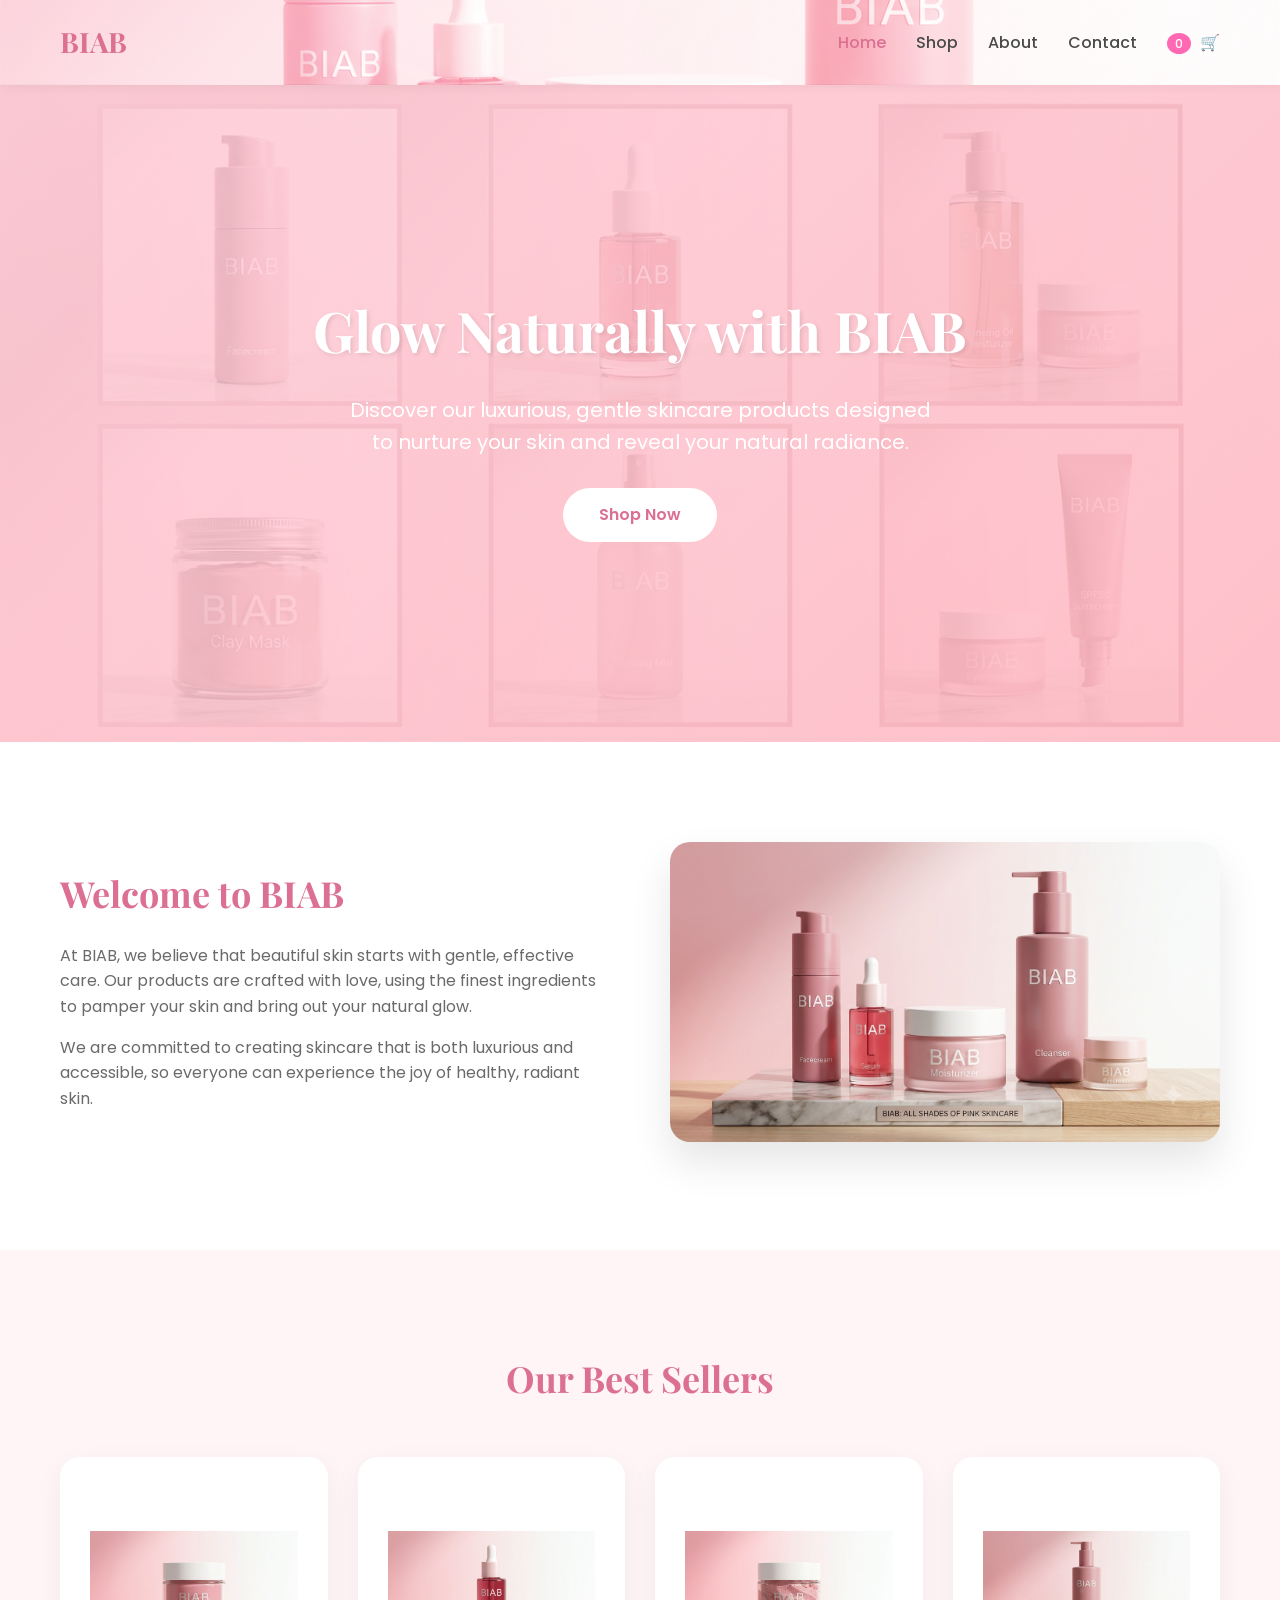
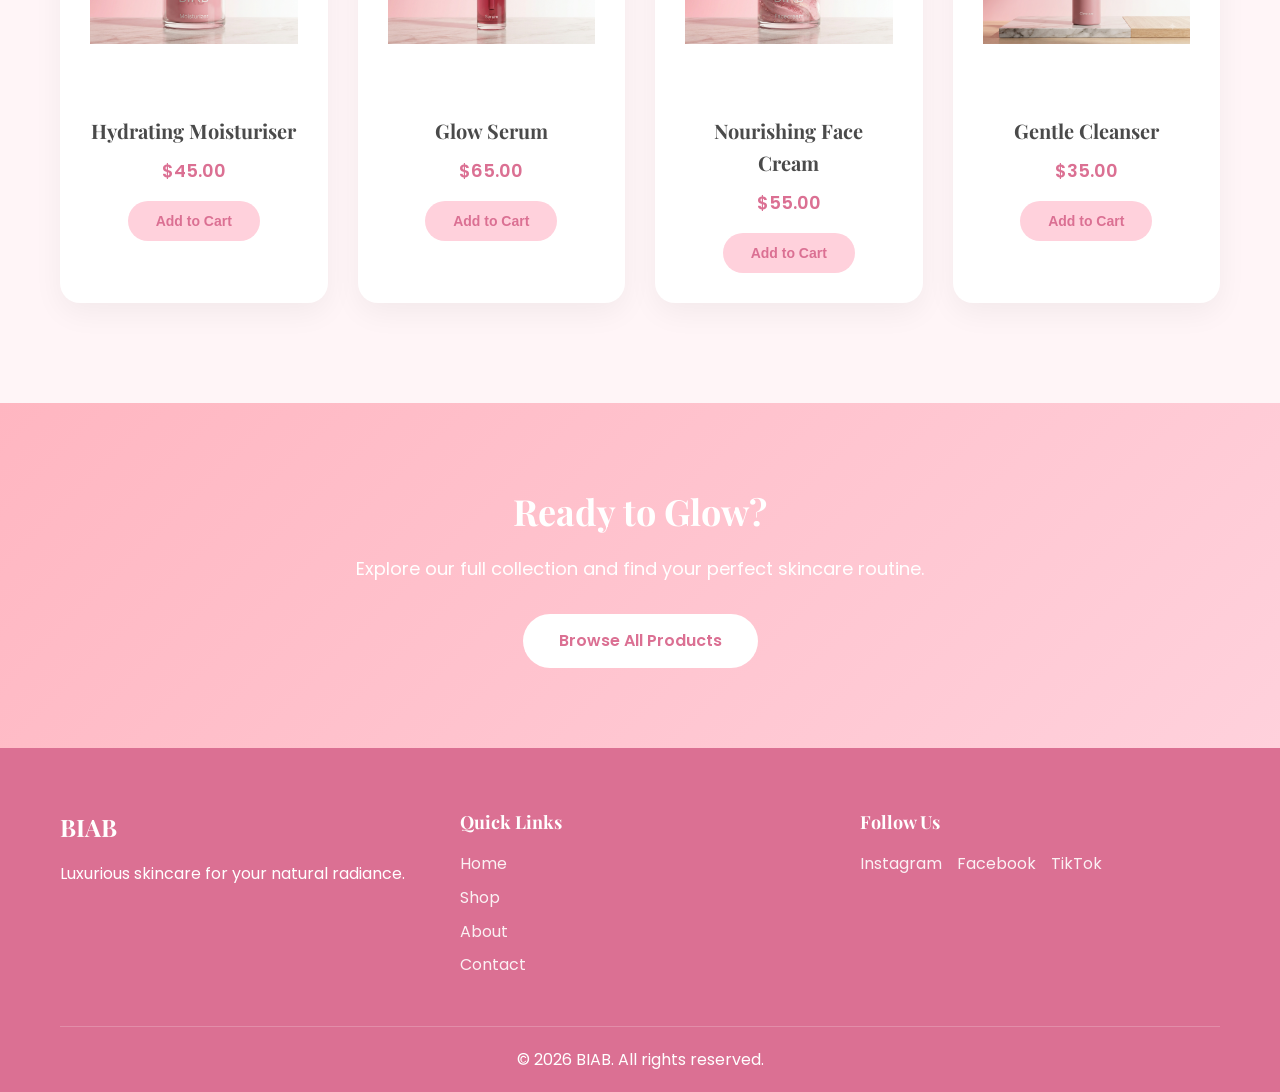
<file: index.html>
<!DOCTYPE html>
<html lang="en">

<head>
    <meta charset="UTF-8">
    <meta name="viewport" content="width=device-width, initial-scale=1.0">
    <title>BIAB - Skincare for Your Best Skin</title>
    <link rel="stylesheet" href="style.css">
    <link rel="preconnect" href="https://fonts.googleapis.com">
    <link rel="preconnect" href="https://fonts.gstatic.com" crossorigin>
    <link
        href="https://fonts.googleapis.com/css2?family=Playfair+Display:wght@400;500;600;700&family=Poppins:wght@300;400;500;600&display=swap"
        rel="stylesheet">
</head>

<body>
    <header>
        <nav class="navbar">
            <div class="container">
                <a href="index.html" class="logo">BIAB</a>
                <ul class="nav-links">
                    <li><a href="index.html" class="active">Home</a></li>
                    <li><a href="shop.html">Shop</a></li>
                    <li><a href="about.html">About</a></li>
                    <li><a href="contact.html">Contact</a></li>
                    <li><a href="cart.html" class="cart-link"><span id="cart-count">0</span> 🛒</a></li>
                </ul>
            </div>
        </nav>
    </header>

    <main>
        <section class="hero">
            <div class="container">
                <div class="hero-content">
                    <h1>Glow Naturally with BIAB</h1>
                    <p>Discover our luxurious, gentle skincare products designed to nurture your skin and reveal your
                        natural radiance.</p>
                    <a href="shop.html" class="btn-primary">Shop Now</a>
                </div>
            </div>
            </div>
        </section>

        <section class="brand-intro">
            <div class="container">
                <div class="brand-content">
                    <div class="brand-text">
                        <h2>Welcome to BIAB</h2>
                        <p>At BIAB, we believe that beautiful skin starts with gentle, effective care. Our products are
                            crafted with love, using the finest ingredients to pamper your skin and bring out your
                            natural glow.</p>
                        <p>We are committed to creating skincare that is both luxurious and accessible, so everyone can
                            experience the joy of healthy, radiant skin.</p>
                    </div>
                    <div class="brand-image">
                        <img src="BIAB IMAGES - Copy/BIAB products.png" alt="BIAB Skincare Products">
                    </div>
                </div>
            </div>
        </section>

        <section class="featured-products">
            <div class="container">
                <h2>Our Best Sellers</h2>
                <div class="products-grid">
                    <div class="product-card">
                        <img src="BIAB IMAGES - Copy/BIAB moisturiser.png" alt="BIAB Hydrating Moisturiser">
                        <h3>Hydrating Moisturiser</h3>
                        <p class="price">$45.00</p>
                        <button class="btn-secondary add-to-cart" data-id="1" data-name="Hydrating Moisturiser"
                            data-price="45" data-image="BIAB IMAGES - Copy/BIAB moisturiser.png">Add to Cart</button>
                    </div>
                    <div class="product-card">
                        <img src="BIAB IMAGES - Copy/BIAB serum.jfif" alt="BIAB Serum">
                        <h3>Glow Serum</h3>
                        <p class="price">$65.00</p>
                        <button class="btn-secondary add-to-cart" data-id="2" data-name="Glow Serum" data-price="65"
                            data-image="BIAB IMAGES - Copy/BIAB serum.jfif">Add to Cart</button>
                    </div>
                    <div class="product-card">
                        <img src="BIAB IMAGES - Copy/BIAB facecream.jfif" alt="BIAB Face Cream">
                        <h3>Nourishing Face Cream</h3>
                        <p class="price">$55.00</p>
                        <button class="btn-secondary add-to-cart" data-id="3" data-name="Nourishing Face Cream"
                            data-price="55" data-image="BIAB IMAGES - Copy/BIAB facecream.jfif">Add to Cart</button>
                    </div>
                    <div class="product-card">
                        <img src="BIAB IMAGES - Copy/BIAB cleanser.png" alt="BIAB Cleanser">
                        <h3>Gentle Cleanser</h3>
                        <p class="price">$35.00</p>
                        <button class="btn-secondary add-to-cart" data-id="4" data-name="Gentle Cleanser"
                            data-price="35" data-image="BIAB IMAGES - Copy/BIAB cleanser.png">Add to Cart</button>
                    </div>
                </div>
            </div>
        </section>

        <section class="cta-section">
            <div class="container">
                <h2>Ready to Glow?</h2>
                <p>Explore our full collection and find your perfect skincare routine.</p>
                <a href="shop.html" class="btn-primary">Browse All Products</a>
            </div>
        </section>
    </main>

    <footer>
        <div class="container">
            <div class="footer-content">
                <div class="footer-section">
                    <h3>BIAB</h3>
                    <p>Luxurious skincare for your natural radiance.</p>
                </div>
                <div class="footer-section">
                    <h4>Quick Links</h4>
                    <ul>
                        <li><a href="index.html">Home</a></li>
                        <li><a href="shop.html">Shop</a></li>
                        <li><a href="about.html">About</a></li>
                        <li><a href="contact.html">Contact</a></li>
                    </ul>
                </div>
                <div class="footer-section">
                    <h4>Follow Us</h4>
                    <div class="social-links">
                        <a href="#">Instagram</a>
                        <a href="#">Facebook</a>
                        <a href="#">TikTok</a>
                    </div>
                </div>
            </div>
            <div class="footer-bottom">
                <p>&copy; 2026 BIAB. All rights reserved.</p>
            </div>
        </div>
    </footer>

    <script src="script.js"></script>
</body>

</html>
</file>
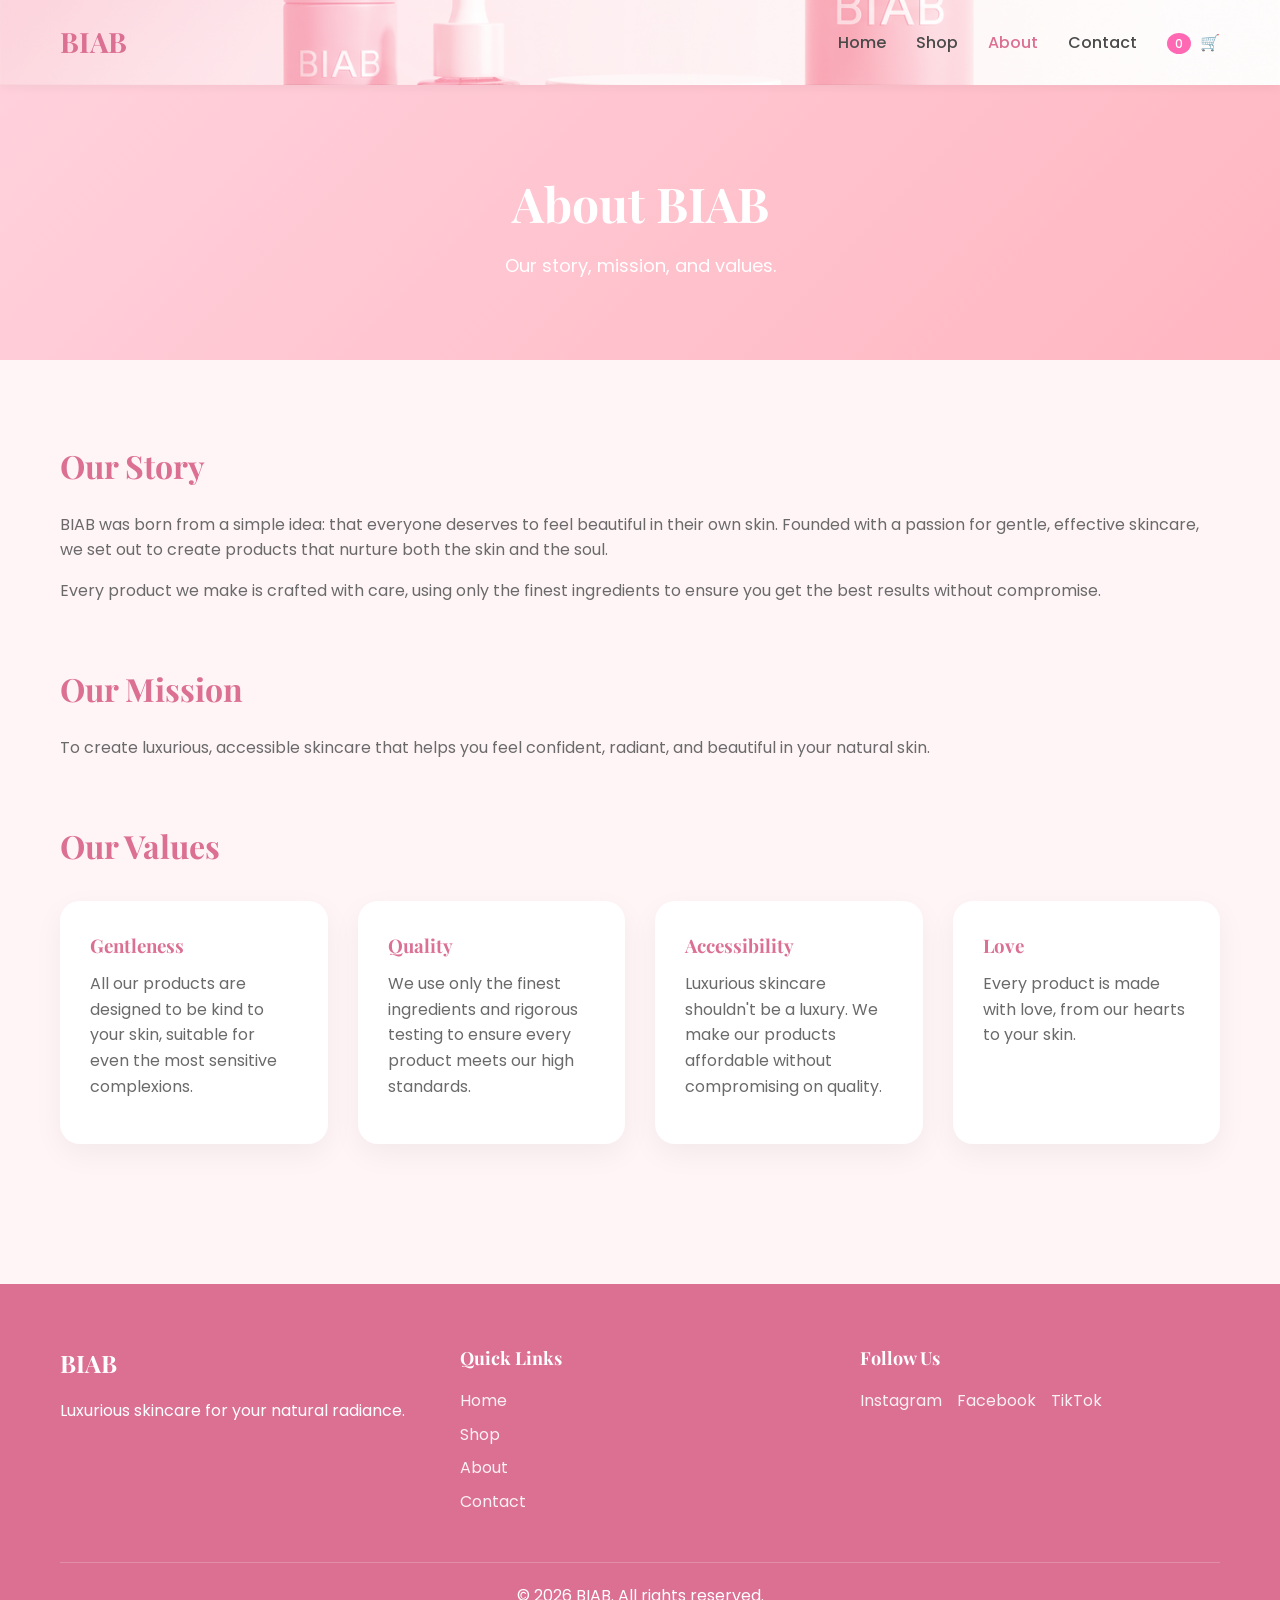
<file: about.html>
<!DOCTYPE html>
<html lang="en">
<head>
    <meta charset="UTF-8">
    <meta name="viewport" content="width=device-width, initial-scale=1.0">
    <title>About - BIAB Skincare</title>
    <link rel="stylesheet" href="style.css">
    <link rel="preconnect" href="https://fonts.googleapis.com">
    <link rel="preconnect" href="https://fonts.gstatic.com" crossorigin>
    <link href="https://fonts.googleapis.com/css2?family=Playfair+Display:wght@400;500;600;700&family=Poppins:wght@300;400;500;600&display=swap" rel="stylesheet">
</head>
<body>
    <header>
        <nav class="navbar">
            <div class="container">
                <a href="index.html" class="logo">BIAB</a>
                <ul class="nav-links">
                    <li><a href="index.html">Home</a></li>
                    <li><a href="shop.html">Shop</a></li>
                    <li><a href="about.html" class="active">About</a></li>
                    <li><a href="contact.html">Contact</a></li>
                    <li><a href="cart.html" class="cart-link"><span id="cart-count">0</span> 🛒</a></li>
                </ul>
            </div>
        </nav>
    </header>

    <main>
        <section class="page-header">
            <div class="container">
                <h1>About BIAB</h1>
                <p>Our story, mission, and values.</p>
            </div>
        </section>

        <section class="about-content">
            <div class="container">
                <div class="about-section">
                    <h2>Our Story</h2>
                    <p>BIAB was born from a simple idea: that everyone deserves to feel beautiful in their own skin. Founded with a passion for gentle, effective skincare, we set out to create products that nurture both the skin and the soul.</p>
                    <p>Every product we make is crafted with care, using only the finest ingredients to ensure you get the best results without compromise.</p>
                </div>

                <div class="about-section">
                    <h2>Our Mission</h2>
                    <p>To create luxurious, accessible skincare that helps you feel confident, radiant, and beautiful in your natural skin.</p>
                </div>

                <div class="about-section">
                    <h2>Our Values</h2>
                    <div class="values-grid">
                        <div class="value-card">
                            <h3>Gentleness</h3>
                            <p>All our products are designed to be kind to your skin, suitable for even the most sensitive complexions.</p>
                        </div>
                        <div class="value-card">
                            <h3>Quality</h3>
                            <p>We use only the finest ingredients and rigorous testing to ensure every product meets our high standards.</p>
                        </div>
                        <div class="value-card">
                            <h3>Accessibility</h3>
                            <p>Luxurious skincare shouldn't be a luxury. We make our products affordable without compromising on quality.</p>
                        </div>
                        <div class="value-card">
                            <h3>Love</h3>
                            <p>Every product is made with love, from our hearts to your skin.</p>
                        </div>
                    </div>
                </div>
            </div>
        </section>
    </main>

    <footer>
        <div class="container">
            <div class="footer-content">
                <div class="footer-section">
                    <h3>BIAB</h3>
                    <p>Luxurious skincare for your natural radiance.</p>
                </div>
                <div class="footer-section">
                    <h4>Quick Links</h4>
                    <ul>
                        <li><a href="index.html">Home</a></li>
                        <li><a href="shop.html">Shop</a></li>
                        <li><a href="about.html">About</a></li>
                        <li><a href="contact.html">Contact</a></li>
                    </ul>
                </div>
                <div class="footer-section">
                    <h4>Follow Us</h4>
                    <div class="social-links">
                        <a href="#">Instagram</a>
                        <a href="#">Facebook</a>
                        <a href="#">TikTok</a>
                    </div>
                </div>
            </div>
            <div class="footer-bottom">
                <p>&copy; 2026 BIAB. All rights reserved.</p>
            </div>
        </div>
    </footer>

    <script src="script.js"></script>
</body>
</html>
</file>
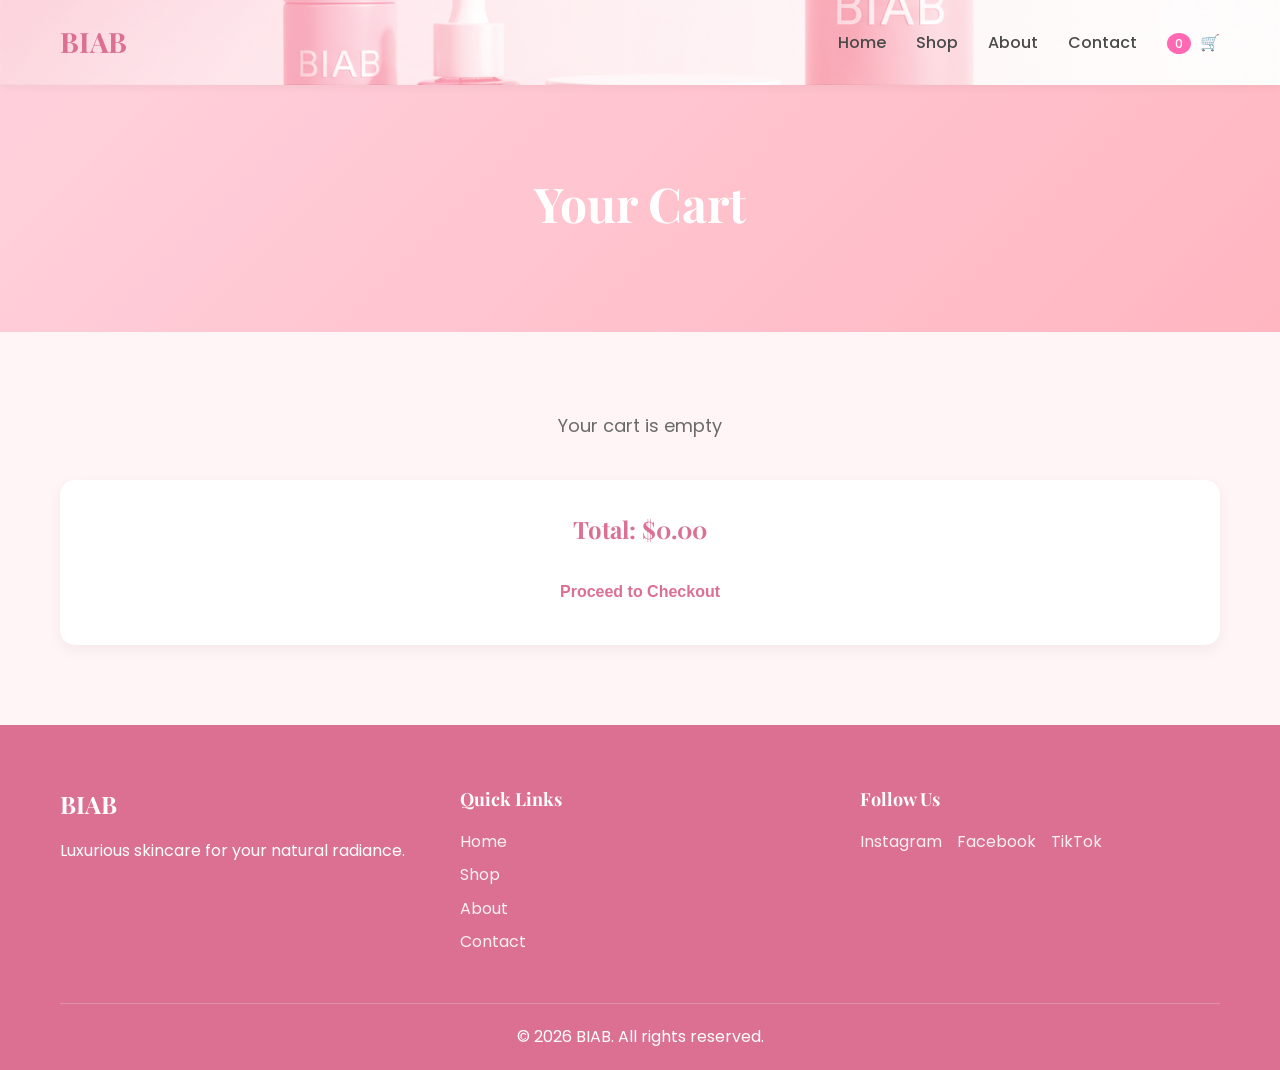
<file: cart.html>
<!DOCTYPE html>
<html lang="en">
<head>
    <meta charset="UTF-8">
    <meta name="viewport" content="width=device-width, initial-scale=1.0">
    <title>Cart - BIAB Skincare</title>
    <link rel="stylesheet" href="style.css">
    <link rel="preconnect" href="https://fonts.googleapis.com">
    <link rel="preconnect" href="https://fonts.gstatic.com" crossorigin>
    <link href="https://fonts.googleapis.com/css2?family=Playfair+Display:wght@400;500;600;700&family=Poppins:wght@300;400;500;600&display=swap" rel="stylesheet">
</head>
<body>
    <header>
        <nav class="navbar">
            <div class="container">
                <a href="index.html" class="logo">BIAB</a>
                <ul class="nav-links">
                    <li><a href="index.html">Home</a></li>
                    <li><a href="shop.html">Shop</a></li>
                    <li><a href="about.html">About</a></li>
                    <li><a href="contact.html">Contact</a></li>
                    <li><a href="cart.html" class="cart-link active"><span id="cart-count">0</span> 🛒</a></li>
                </ul>
            </div>
        </nav>
    </header>

    <main>
        <section class="page-header">
            <div class="container">
                <h1>Your Cart</h1>
            </div>
        </section>

        <section class="cart-section">
            <div class="container">
                <div id="cart-items" class="cart-items">
                </div>
                <div class="cart-total">
                    <h2>Total: $<span id="cart-total">0.00</span></h2>
                    <button class="btn-primary" id="checkout-btn">Proceed to Checkout</button>
                </div>
            </div>
        </section>
    </main>

    <footer>
        <div class="container">
            <div class="footer-content">
                <div class="footer-section">
                    <h3>BIAB</h3>
                    <p>Luxurious skincare for your natural radiance.</p>
                </div>
                <div class="footer-section">
                    <h4>Quick Links</h4>
                    <ul>
                        <li><a href="index.html">Home</a></li>
                        <li><a href="shop.html">Shop</a></li>
                        <li><a href="about.html">About</a></li>
                        <li><a href="contact.html">Contact</a></li>
                    </ul>
                </div>
                <div class="footer-section">
                    <h4>Follow Us</h4>
                    <div class="social-links">
                        <a href="#">Instagram</a>
                        <a href="#">Facebook</a>
                        <a href="#">TikTok</a>
                    </div>
                </div>
            </div>
            <div class="footer-bottom">
                <p>&copy; 2026 BIAB. All rights reserved.</p>
            </div>
        </div>
    </footer>

    <script src="script.js"></script>
</body>
</html>
</file>
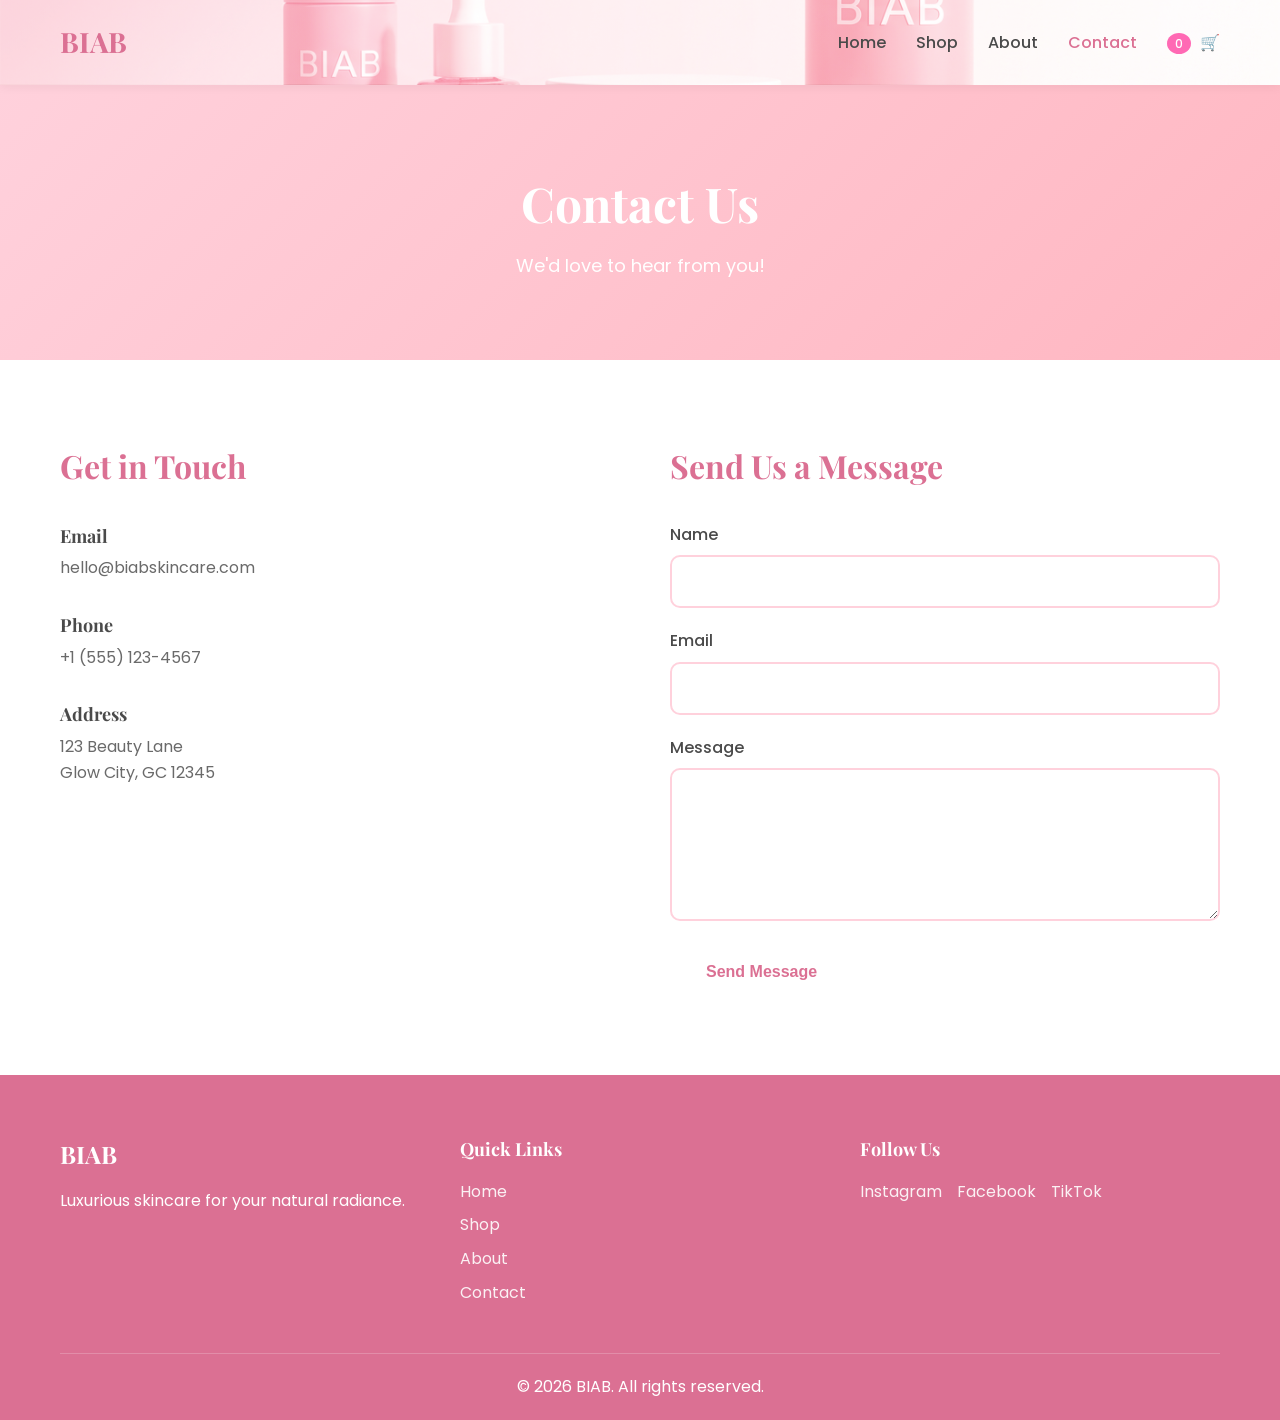
<file: contact.html>
<!DOCTYPE html>
<html lang="en">
<head>
    <meta charset="UTF-8">
    <meta name="viewport" content="width=device-width, initial-scale=1.0">
    <title>Contact - BIAB Skincare</title>
    <link rel="stylesheet" href="style.css">
    <link rel="preconnect" href="https://fonts.googleapis.com">
    <link rel="preconnect" href="https://fonts.gstatic.com" crossorigin>
    <link href="https://fonts.googleapis.com/css2?family=Playfair+Display:wght@400;500;600;700&family=Poppins:wght@300;400;500;600&display=swap" rel="stylesheet">
</head>
<body>
    <header>
        <nav class="navbar">
            <div class="container">
                <a href="index.html" class="logo">BIAB</a>
                <ul class="nav-links">
                    <li><a href="index.html">Home</a></li>
                    <li><a href="shop.html">Shop</a></li>
                    <li><a href="about.html">About</a></li>
                    <li><a href="contact.html" class="active">Contact</a></li>
                    <li><a href="cart.html" class="cart-link"><span id="cart-count">0</span> 🛒</a></li>
                </ul>
            </div>
        </nav>
    </header>

    <main>
        <section class="page-header">
            <div class="container">
                <h1>Contact Us</h1>
                <p>We'd love to hear from you!</p>
            </div>
        </section>

        <section class="contact-section">
            <div class="container">
                <div class="contact-content">
                    <div class="contact-info">
                        <h2>Get in Touch</h2>
                        <div class="contact-detail">
                            <h3>Email</h3>
                            <p>hello@biabskincare.com</p>
                        </div>
                        <div class="contact-detail">
                            <h3>Phone</h3>
                            <p>+1 (555) 123-4567</p>
                        </div>
                        <div class="contact-detail">
                            <h3>Address</h3>
                            <p>123 Beauty Lane<br>Glow City, GC 12345</p>
                        </div>
                    </div>
                    <div class="contact-form">
                        <h2>Send Us a Message</h2>
                        <form id="contactForm">
                            <div class="form-group">
                                <label for="name">Name</label>
                                <input type="text" id="name" name="name" required>
                            </div>
                            <div class="form-group">
                                <label for="email">Email</label>
                                <input type="email" id="email" name="email" required>
                            </div>
                            <div class="form-group">
                                <label for="message">Message</label>
                                <textarea id="message" name="message" rows="5" required></textarea>
                            </div>
                            <button type="submit" class="btn-primary">Send Message</button>
                        </form>
                    </div>
                </div>
            </div>
        </section>
    </main>

    <footer>
        <div class="container">
            <div class="footer-content">
                <div class="footer-section">
                    <h3>BIAB</h3>
                    <p>Luxurious skincare for your natural radiance.</p>
                </div>
                <div class="footer-section">
                    <h4>Quick Links</h4>
                    <ul>
                        <li><a href="index.html">Home</a></li>
                        <li><a href="shop.html">Shop</a></li>
                        <li><a href="about.html">About</a></li>
                        <li><a href="contact.html">Contact</a></li>
                    </ul>
                </div>
                <div class="footer-section">
                    <h4>Follow Us</h4>
                    <div class="social-links">
                        <a href="#">Instagram</a>
                        <a href="#">Facebook</a>
                        <a href="#">TikTok</a>
                    </div>
                </div>
            </div>
            <div class="footer-bottom">
                <p>&copy; 2026 BIAB. All rights reserved.</p>
            </div>
        </div>
    </footer>

    <script src="script.js"></script>
</body>
</html>
</file>
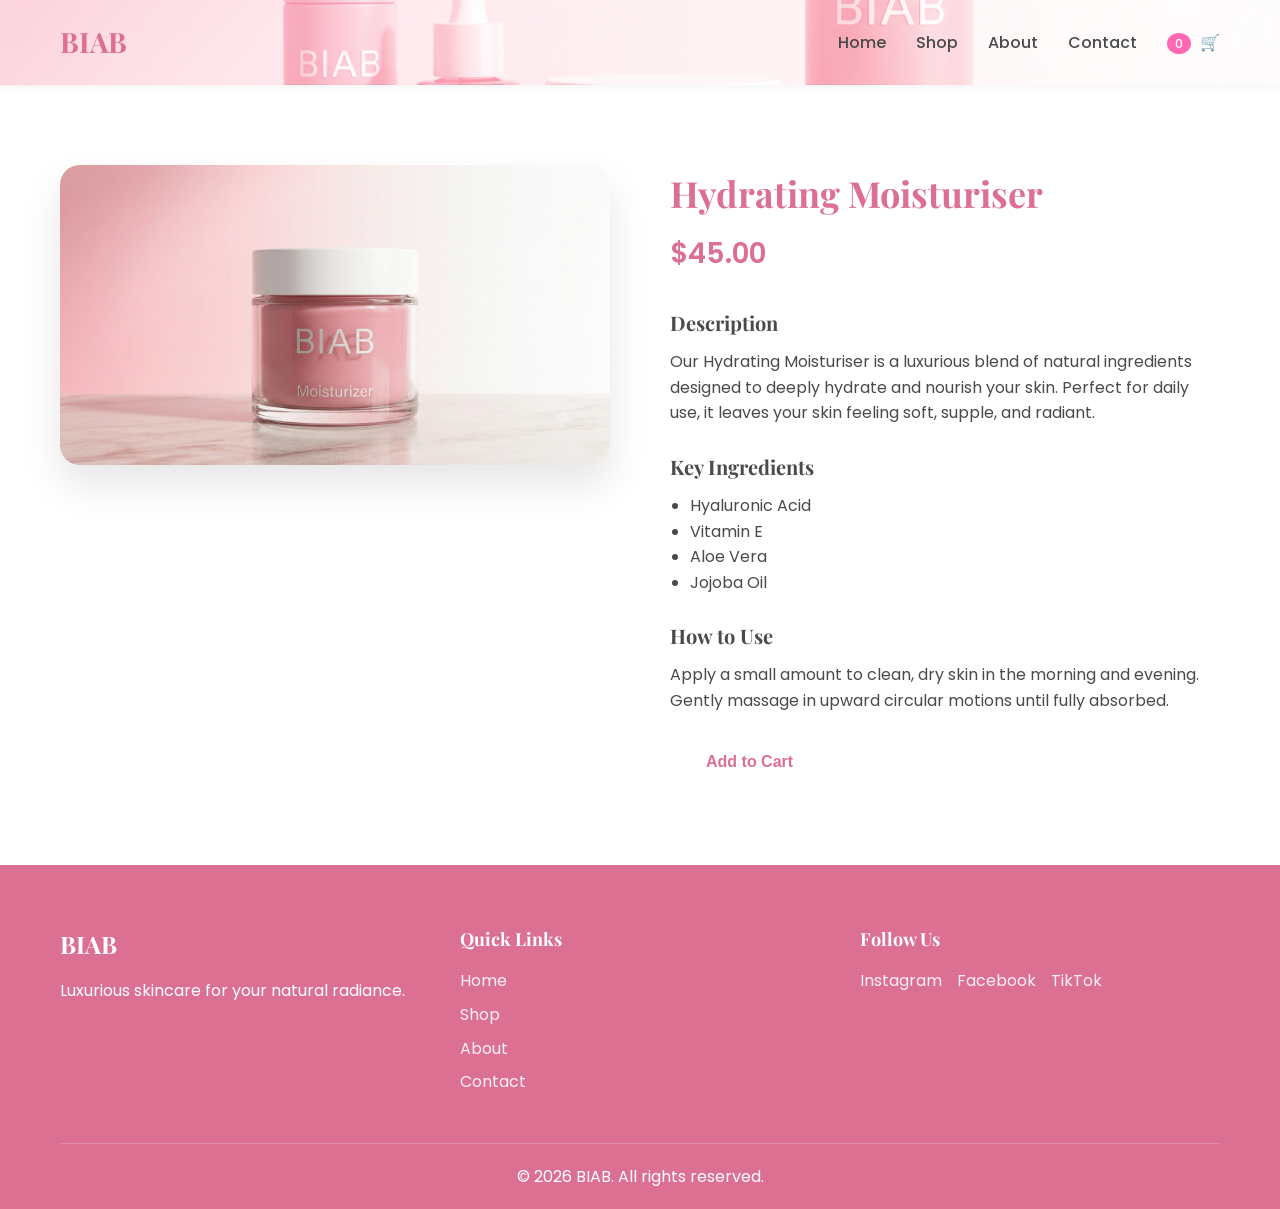
<file: product.html>
<!DOCTYPE html>
<html lang="en">
<head>
    <meta charset="UTF-8">
    <meta name="viewport" content="width=device-width, initial-scale=1.0">
    <title>Product - BIAB Skincare</title>
    <link rel="stylesheet" href="style.css">
    <link rel="preconnect" href="https://fonts.googleapis.com">
    <link rel="preconnect" href="https://fonts.gstatic.com" crossorigin>
    <link href="https://fonts.googleapis.com/css2?family=Playfair+Display:wght@400;500;600;700&family=Poppins:wght@300;400;500;600&display=swap" rel="stylesheet">
</head>
<body>
    <header>
        <nav class="navbar">
            <div class="container">
                <a href="index.html" class="logo">BIAB</a>
                <ul class="nav-links">
                    <li><a href="index.html">Home</a></li>
                    <li><a href="shop.html">Shop</a></li>
                    <li><a href="about.html">About</a></li>
                    <li><a href="contact.html">Contact</a></li>
                    <li><a href="cart.html" class="cart-link"><span id="cart-count">0</span> 🛒</a></li>
                </ul>
            </div>
        </nav>
    </header>

    <main>
        <section class="product-detail">
            <div class="container">
                <div class="product-detail-content">
                    <div class="product-detail-image">
                        <img src="BIAB IMAGES - Copy/BIAB moisturiser.png" alt="BIAB Hydrating Moisturiser">
                    </div>
                    <div class="product-detail-info">
                        <h1>Hydrating Moisturiser</h1>
                        <p class="product-price">$45.00</p>
                        <div class="product-description">
                            <h3>Description</h3>
                            <p>Our Hydrating Moisturiser is a luxurious blend of natural ingredients designed to deeply hydrate and nourish your skin. Perfect for daily use, it leaves your skin feeling soft, supple, and radiant.</p>
                        </div>
                        <div class="product-ingredients">
                            <h3>Key Ingredients</h3>
                            <ul>
                                <li>Hyaluronic Acid</li>
                                <li>Vitamin E</li>
                                <li>Aloe Vera</li>
                                <li>Jojoba Oil</li>
                            </ul>
                        </div>
                        <div class="product-usage">
                            <h3>How to Use</h3>
                            <p>Apply a small amount to clean, dry skin in the morning and evening. Gently massage in upward circular motions until fully absorbed.</p>
                        </div>
                        <button class="btn-primary add-to-cart" data-id="1" data-name="Hydrating Moisturiser" data-price="45" data-image="BIAB IMAGES - Copy/BIAB moisturiser.png">Add to Cart</button>
                    </div>
                </div>
            </div>
        </section>
    </main>

    <footer>
        <div class="container">
            <div class="footer-content">
                <div class="footer-section">
                    <h3>BIAB</h3>
                    <p>Luxurious skincare for your natural radiance.</p>
                </div>
                <div class="footer-section">
                    <h4>Quick Links</h4>
                    <ul>
                        <li><a href="index.html">Home</a></li>
                        <li><a href="shop.html">Shop</a></li>
                        <li><a href="about.html">About</a></li>
                        <li><a href="contact.html">Contact</a></li>
                    </ul>
                </div>
                <div class="footer-section">
                    <h4>Follow Us</h4>
                    <div class="social-links">
                        <a href="#">Instagram</a>
                        <a href="#">Facebook</a>
                        <a href="#">TikTok</a>
                    </div>
                </div>
            </div>
            <div class="footer-bottom">
                <p>&copy; 2026 BIAB. All rights reserved.</p>
            </div>
        </div>
    </footer>

    <script src="script.js"></script>
</body>
</html>
</file>
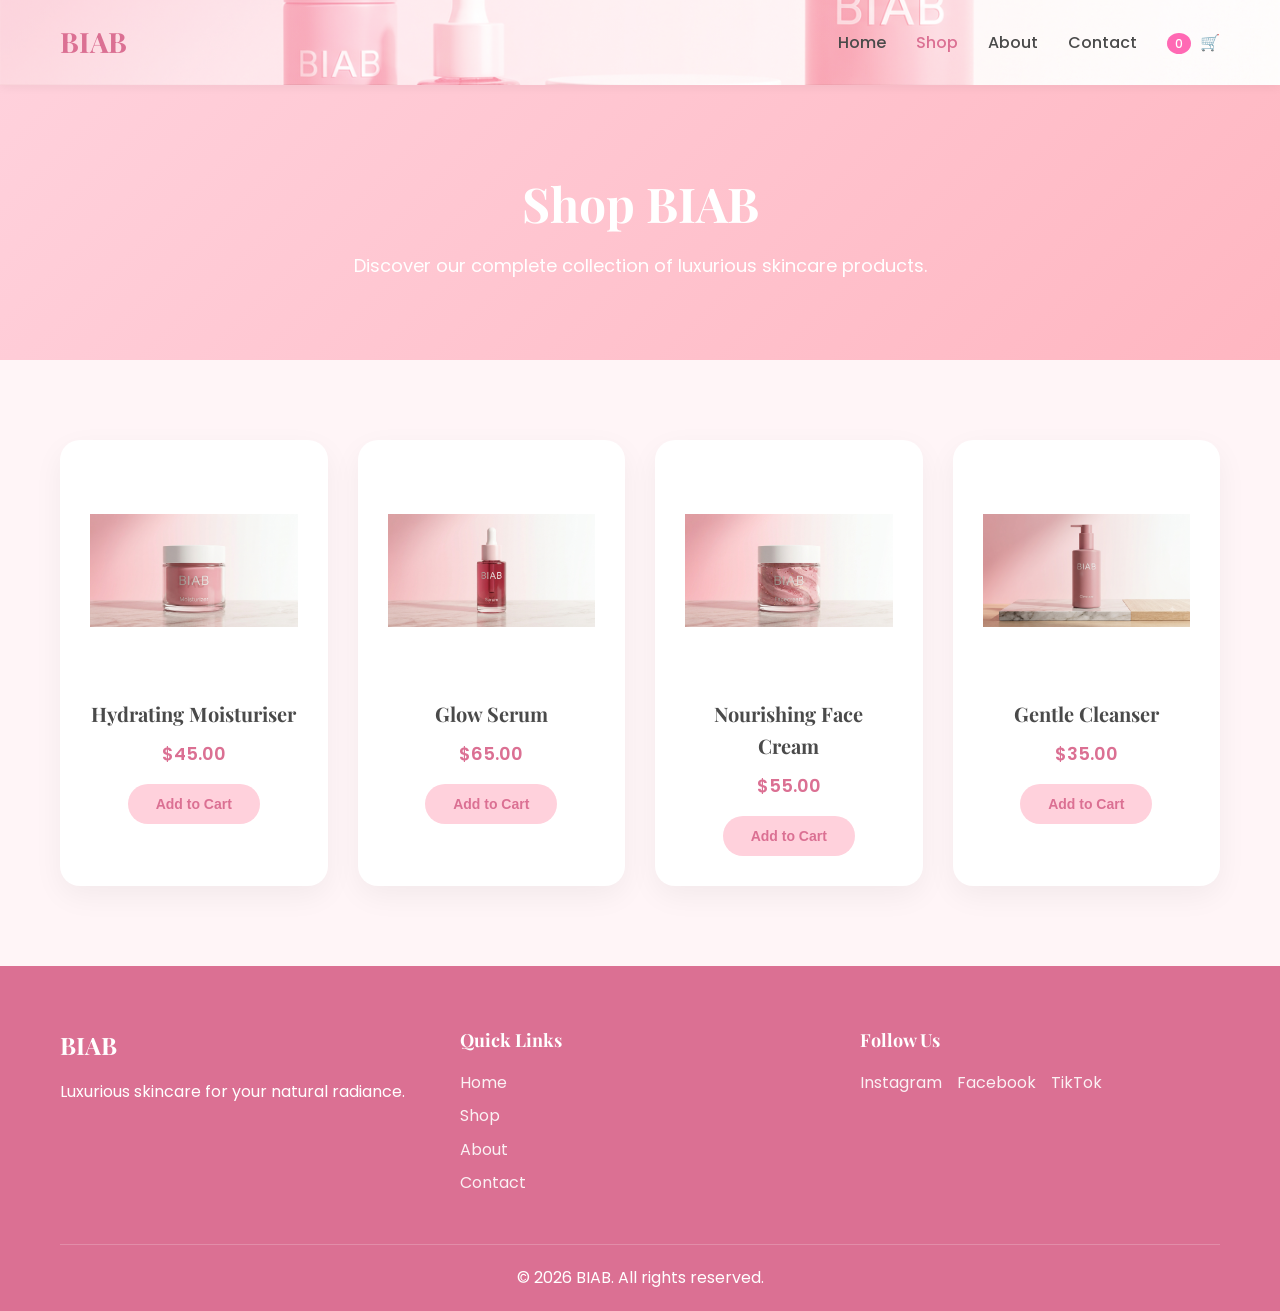
<file: shop.html>
<!DOCTYPE html>
<html lang="en">
<head>
    <meta charset="UTF-8">
    <meta name="viewport" content="width=device-width, initial-scale=1.0">
    <title>Shop - BIAB Skincare</title>
    <link rel="stylesheet" href="style.css">
    <link rel="preconnect" href="https://fonts.googleapis.com">
    <link rel="preconnect" href="https://fonts.gstatic.com" crossorigin>
    <link href="https://fonts.googleapis.com/css2?family=Playfair+Display:wght@400;500;600;700&family=Poppins:wght@300;400;500;600&display=swap" rel="stylesheet">
</head>
<body>
    <header>
        <nav class="navbar">
            <div class="container">
                <a href="index.html" class="logo">BIAB</a>
                <ul class="nav-links">
                    <li><a href="index.html">Home</a></li>
                    <li><a href="shop.html" class="active">Shop</a></li>
                    <li><a href="about.html">About</a></li>
                    <li><a href="contact.html">Contact</a></li>
                    <li><a href="cart.html" class="cart-link"><span id="cart-count">0</span> 🛒</a></li>
                </ul>
            </div>
        </nav>
    </header>

    <main>
        <section class="page-header">
            <div class="container">
                <h1>Shop BIAB</h1>
                <p>Discover our complete collection of luxurious skincare products.</p>
            </div>
        </section>

        <section class="products-section">
            <div class="container">
                <div class="products-grid">
                    <div class="product-card">
                        <img src="BIAB IMAGES - Copy/BIAB moisturiser.png" alt="BIAB Hydrating Moisturiser">
                        <h3>Hydrating Moisturiser</h3>
                        <p class="price">$45.00</p>
                        <button class="btn-secondary add-to-cart" data-id="1" data-name="Hydrating Moisturiser" data-price="45" data-image="BIAB IMAGES - Copy/BIAB moisturiser.png">Add to Cart</button>
                    </div>
                    <div class="product-card">
                        <img src="BIAB IMAGES - Copy/BIAB serum.jfif" alt="BIAB Serum">
                        <h3>Glow Serum</h3>
                        <p class="price">$65.00</p>
                        <button class="btn-secondary add-to-cart" data-id="2" data-name="Glow Serum" data-price="65" data-image="BIAB IMAGES - Copy/BIAB serum.jfif">Add to Cart</button>
                    </div>
                    <div class="product-card">
                        <img src="BIAB IMAGES - Copy/BIAB facecream.jfif" alt="BIAB Face Cream">
                        <h3>Nourishing Face Cream</h3>
                        <p class="price">$55.00</p>
                        <button class="btn-secondary add-to-cart" data-id="3" data-name="Nourishing Face Cream" data-price="55" data-image="BIAB IMAGES - Copy/BIAB facecream.jfif">Add to Cart</button>
                    </div>
                    <div class="product-card">
                        <img src="BIAB IMAGES - Copy/BIAB cleanser.png" alt="BIAB Cleanser">
                        <h3>Gentle Cleanser</h3>
                        <p class="price">$35.00</p>
                        <button class="btn-secondary add-to-cart" data-id="4" data-name="Gentle Cleanser" data-price="35" data-image="BIAB IMAGES - Copy/BIAB cleanser.png">Add to Cart</button>
                    </div>
                </div>
            </div>
        </section>
    </main>

    <footer>
        <div class="container">
            <div class="footer-content">
                <div class="footer-section">
                    <h3>BIAB</h3>
                    <p>Luxurious skincare for your natural radiance.</p>
                </div>
                <div class="footer-section">
                    <h4>Quick Links</h4>
                    <ul>
                        <li><a href="index.html">Home</a></li>
                        <li><a href="shop.html">Shop</a></li>
                        <li><a href="about.html">About</a></li>
                        <li><a href="contact.html">Contact</a></li>
                    </ul>
                </div>
                <div class="footer-section">
                    <h4>Follow Us</h4>
                    <div class="social-links">
                        <a href="#">Instagram</a>
                        <a href="#">Facebook</a>
                        <a href="#">TikTok</a>
                    </div>
                </div>
            </div>
            <div class="footer-bottom">
                <p>&copy; 2026 BIAB. All rights reserved.</p>
            </div>
        </div>
    </footer>

    <script src="script.js"></script>
</body>
</html>
</file>
<file: style.css>
* {
    margin: 0;
    padding: 0;
    box-sizing: border-box;
}

:root {
    --baby-pink: #FFD1DC;
    --light-pink: #FFB6C1;
    --medium-pink: #FF69B4;
    --dark-pink: #DB7093;
    --soft-white: #FFF5F7;
    --text-dark: #4A4A4A;
    --text-light: #6A6A6A;
}

body {
    font-family: 'Poppins', sans-serif;
    color: var(--text-dark);
    background-color: var(--soft-white);
    line-height: 1.6;
}

h1, h2, h3, h4 {
    font-family: 'Playfair Display', serif;
}

.container {
    max-width: 1200px;
    margin: 0 auto;
    padding: 0 20px;
}

/* Header & Navigation */
header {
    background-image: url('BIAB IMAGES - Copy/BIAB products.png'), linear-gradient(135deg, rgba(255, 209, 220, 0.95) 0%, rgba(255, 182, 193, 0.95) 100%);
    background-blend-mode: overlay;
    background-size: cover;
    background-position: center;
    box-shadow: 0 2px 10px rgba(0, 0, 0, 0.05);
    position: sticky;
    top: 0;
    z-index: 1000;
}

.navbar {
    padding: 20px 0;
}

.navbar .container {
    display: flex;
    justify-content: space-between;
    align-items: center;
}

.logo {
    font-family: 'Playfair Display', serif;
    font-size: 28px;
    font-weight: 700;
    color: var(--dark-pink);
    text-decoration: none;
}

.nav-links {
    display: flex;
    list-style: none;
    gap: 30px;
    align-items: center;
}

.nav-links a {
    text-decoration: none;
    color: var(--text-dark);
    font-weight: 500;
    transition: color 0.3s;
}

.nav-links a:hover,
.nav-links a.active {
    color: var(--dark-pink);
}

.cart-link {
    position: relative;
}

#cart-count {
    background-color: var(--medium-pink);
    color: white;
    border-radius: 50%;
    padding: 2px 8px;
    font-size: 12px;
    margin-right: 5px;
}

/* Hero Section */
.hero {
    background: linear-gradient(135deg, rgba(255, 209, 220, 0.85) 0%, rgba(255, 182, 193, 0.85) 100%), 
                url('BIAB IMAGES - Copy/BIAB ALL.jfif') center/cover no-repeat;
    padding: 200px 0;
    text-align: center;
}

.hero h1 {
    font-size: 56px;
    margin-bottom: 20px;
    color: white;
    text-shadow: 2px 2px 4px rgba(0, 0, 0, 0.1);
}

.hero p {
    font-size: 20px;
    color: white;
    margin-bottom: 30px;
    max-width: 600px;
    margin-left: auto;
    margin-right: auto;
}

/* Buttons */
.btn-primary {
    display: inline-block;
    padding: 14px 36px;
    background-color: white;
    color: var(--dark-pink);
    text-decoration: none;
    border-radius: 50px;
    font-weight: 600;
    transition: all 0.3s;
    border: none;
    cursor: pointer;
    font-size: 16px;
}

.btn-primary:hover {
    transform: translateY(-2px);
    box-shadow: 0 10px 20px rgba(0, 0, 0, 0.1);
}

.btn-secondary {
    display: inline-block;
    padding: 12px 28px;
    background-color: var(--baby-pink);
    color: var(--dark-pink);
    text-decoration: none;
    border-radius: 50px;
    font-weight: 600;
    transition: all 0.3s;
    border: none;
    cursor: pointer;
    font-size: 14px;
}

.btn-secondary:hover {
    background-color: var(--light-pink);
    transform: translateY(-2px);
}

/* Brand Intro */
.brand-intro {
    padding: 100px 0;
    background-color: white;
}

.brand-content {
    display: grid;
    grid-template-columns: 1fr 1fr;
    gap: 60px;
    align-items: center;
}

.brand-text h2 {
    font-size: 36px;
    margin-bottom: 20px;
    color: var(--dark-pink);
}

.brand-text p {
    color: var(--text-light);
    margin-bottom: 15px;
}

.brand-image img {
    max-width: 100%;
    border-radius: 20px;
    box-shadow: 0 20px 40px rgba(0, 0, 0, 0.1);
}

/* Featured Products */
.featured-products {
    padding: 100px 0;
}

.featured-products h2,
.products-section h2 {
    text-align: center;
    font-size: 36px;
    margin-bottom: 50px;
    color: var(--dark-pink);
}

.products-grid {
    display: grid;
    grid-template-columns: repeat(auto-fit, minmax(250px, 1fr));
    gap: 30px;
}

.product-card {
    background-color: white;
    padding: 30px;
    border-radius: 20px;
    text-align: center;
    box-shadow: 0 10px 30px rgba(0, 0, 0, 0.05);
    transition: transform 0.3s;
}

.product-card:hover {
    transform: translateY(-10px);
}

.product-card img {
    max-width: 100%;
    height: 200px;
    object-fit: contain;
    margin-bottom: 20px;
}

.product-card h3 {
    font-size: 20px;
    margin-bottom: 10px;
    color: var(--text-dark);
}

.product-card .price {
    font-size: 18px;
    font-weight: 600;
    color: var(--dark-pink);
    margin-bottom: 15px;
}

/* CTA Section */
.cta-section {
    background: linear-gradient(135deg, var(--light-pink) 0%, var(--baby-pink) 100%);
    padding: 80px 0;
    text-align: center;
}

.cta-section h2 {
    font-size: 36px;
    margin-bottom: 15px;
    color: white;
}

.cta-section p {
    font-size: 18px;
    color: white;
    margin-bottom: 30px;
}

/* Page Header */
.page-header {
    background: linear-gradient(135deg, var(--baby-pink) 0%, var(--light-pink) 100%);
    padding: 80px 0;
    text-align: center;
}

.page-header h1 {
    font-size: 48px;
    color: white;
    margin-bottom: 10px;
}

.page-header p {
    color: white;
    font-size: 18px;
}

/* Products Section */
.products-section {
    padding: 80px 0;
}

/* Product Detail */
.product-detail {
    padding: 80px 0;
    background-color: white;
}

.product-detail-content {
    display: grid;
    grid-template-columns: 1fr 1fr;
    gap: 60px;
    align-items: start;
}

.product-detail-image img {
    max-width: 100%;
    border-radius: 20px;
    box-shadow: 0 20px 40px rgba(0, 0, 0, 0.1);
}

.product-detail-info h1 {
    font-size: 36px;
    margin-bottom: 10px;
    color: var(--dark-pink);
}

.product-price {
    font-size: 28px;
    font-weight: 600;
    color: var(--dark-pink);
    margin-bottom: 30px;
}

.product-description,
.product-ingredients,
.product-usage {
    margin-bottom: 25px;
}

.product-description h3,
.product-ingredients h3,
.product-usage h3 {
    font-size: 20px;
    margin-bottom: 10px;
    color: var(--text-dark);
}

.product-ingredients ul {
    list-style: disc;
    padding-left: 20px;
}

/* About Section */
.about-content {
    padding: 80px 0;
}

.about-section {
    margin-bottom: 60px;
}

.about-section h2 {
    font-size: 32px;
    margin-bottom: 20px;
    color: var(--dark-pink);
}

.about-section p {
    color: var(--text-light);
    margin-bottom: 15px;
}

.values-grid {
    display: grid;
    grid-template-columns: repeat(auto-fit, minmax(250px, 1fr));
    gap: 30px;
    margin-top: 30px;
}

.value-card {
    background-color: white;
    padding: 30px;
    border-radius: 20px;
    box-shadow: 0 10px 30px rgba(0, 0, 0, 0.05);
}

.value-card h3 {
    color: var(--dark-pink);
    margin-bottom: 10px;
}

.value-card p {
    color: var(--text-light);
}

/* Contact Section */
.contact-section {
    padding: 80px 0;
    background-color: white;
}

.contact-content {
    display: grid;
    grid-template-columns: 1fr 1fr;
    gap: 60px;
}

.contact-info h2,
.contact-form h2 {
    font-size: 32px;
    margin-bottom: 30px;
    color: var(--dark-pink);
}

.contact-detail {
    margin-bottom: 30px;
}

.contact-detail h3 {
    font-size: 18px;
    margin-bottom: 5px;
    color: var(--text-dark);
}

.contact-detail p {
    color: var(--text-light);
}

.form-group {
    margin-bottom: 20px;
}

.form-group label {
    display: block;
    margin-bottom: 8px;
    font-weight: 500;
    color: var(--text-dark);
}

.form-group input,
.form-group textarea {
    width: 100%;
    padding: 12px;
    border: 2px solid var(--baby-pink);
    border-radius: 10px;
    font-family: 'Poppins', sans-serif;
    font-size: 16px;
    transition: border-color 0.3s;
}

.form-group input:focus,
.form-group textarea:focus {
    outline: none;
    border-color: var(--medium-pink);
}

/* Cart Section */
.cart-section {
    padding: 80px 0;
}

.cart-items {
    margin-bottom: 40px;
}

.cart-item {
    display: flex;
    align-items: center;
    background-color: white;
    padding: 20px;
    border-radius: 15px;
    margin-bottom: 20px;
    box-shadow: 0 5px 15px rgba(0, 0, 0, 0.05);
}

.cart-item img {
    width: 100px;
    height: 100px;
    object-fit: contain;
    margin-right: 20px;
    border-radius: 10px;
}

.cart-item-info {
    flex: 1;
}

.cart-item-info h3 {
    font-size: 20px;
    margin-bottom: 5px;
}

.cart-item-price {
    color: var(--dark-pink);
    font-weight: 600;
}

.cart-item-quantity {
    display: flex;
    align-items: center;
    gap: 10px;
    margin-right: 20px;
}

.cart-item-quantity button {
    width: 30px;
    height: 30px;
    border: none;
    background-color: var(--baby-pink);
    color: var(--dark-pink);
    border-radius: 50%;
    cursor: pointer;
    font-size: 16px;
}

.remove-btn {
    background-color: transparent;
    color: var(--dark-pink);
    border: none;
    cursor: pointer;
    font-size: 20px;
}

.cart-total {
    background-color: white;
    padding: 30px;
    border-radius: 15px;
    text-align: center;
    box-shadow: 0 5px 15px rgba(0, 0, 0, 0.05);
}

.cart-total h2 {
    margin-bottom: 20px;
    color: var(--dark-pink);
}

/* Footer */
footer {
    background-color: var(--dark-pink);
    color: white;
    padding: 60px 0 20px;
}

.footer-content {
    display: grid;
    grid-template-columns: repeat(auto-fit, minmax(200px, 1fr));
    gap: 40px;
    margin-bottom: 40px;
}

.footer-section h3 {
    font-size: 24px;
    margin-bottom: 15px;
}

.footer-section h4 {
    font-size: 18px;
    margin-bottom: 15px;
}

.footer-section ul {
    list-style: none;
}

.footer-section ul li {
    margin-bottom: 8px;
}

.footer-section ul li a {
    color: white;
    text-decoration: none;
    opacity: 0.9;
    transition: opacity 0.3s;
}

.footer-section ul li a:hover {
    opacity: 1;
}

.social-links {
    display: flex;
    gap: 15px;
    flex-wrap: wrap;
}

.social-links a {
    color: white;
    text-decoration: none;
    opacity: 0.9;
    transition: opacity 0.3s;
}

.social-links a:hover {
    opacity: 1;
}

.footer-bottom {
    text-align: center;
    padding-top: 20px;
    border-top: 1px solid rgba(255, 255, 255, 0.2);
}

/* Responsive */
@media (max-width: 768px) {
    .nav-links {
        gap: 15px;
        font-size: 14px;
    }

    .logo {
        font-size: 22px;
    }

    .hero h1 {
        font-size: 36px;
    }

    .hero p {
        font-size: 16px;
    }

    .brand-content,
    .product-detail-content,
    .contact-content {
        grid-template-columns: 1fr;
    }

    .cart-item {
        flex-direction: column;
        text-align: center;
    }

    .cart-item img {
        margin-right: 0;
        margin-bottom: 15px;
    }

    .cart-item-quantity {
        margin: 15px 0;
    }
}
</file>
